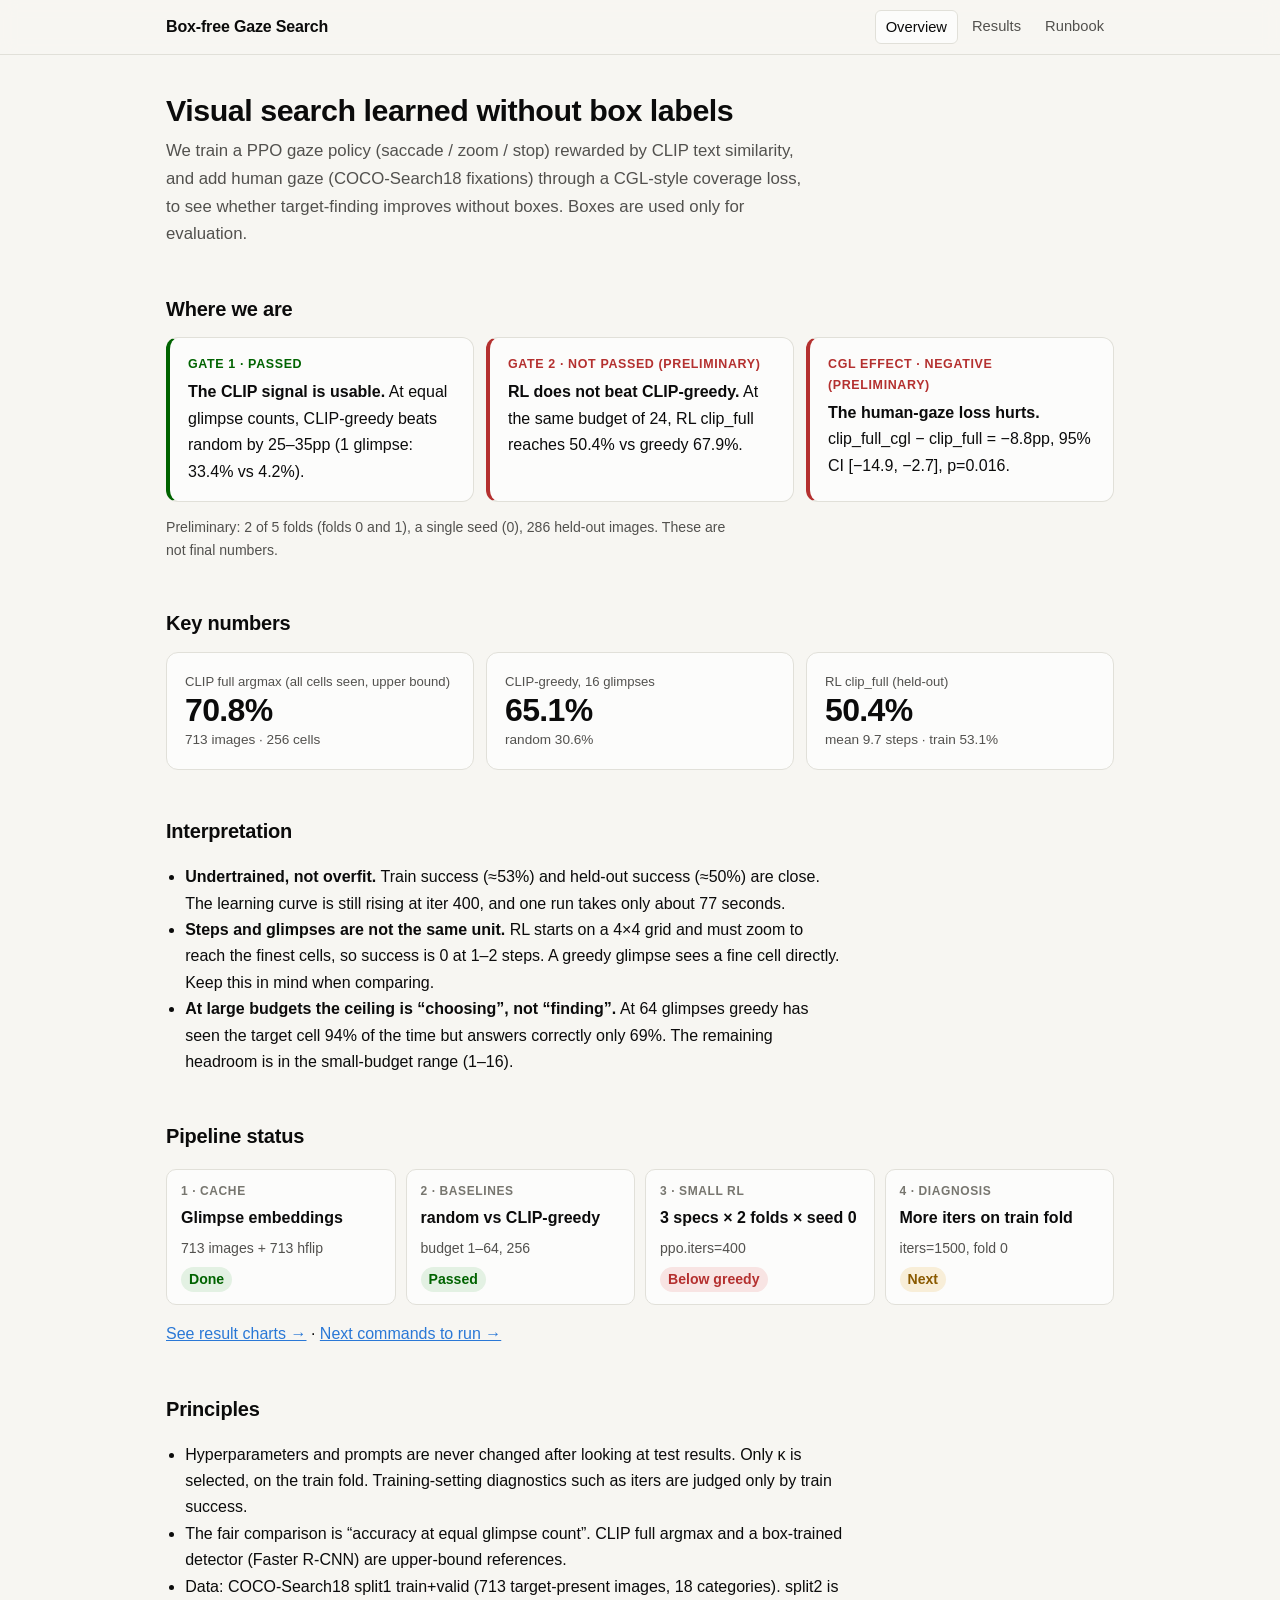
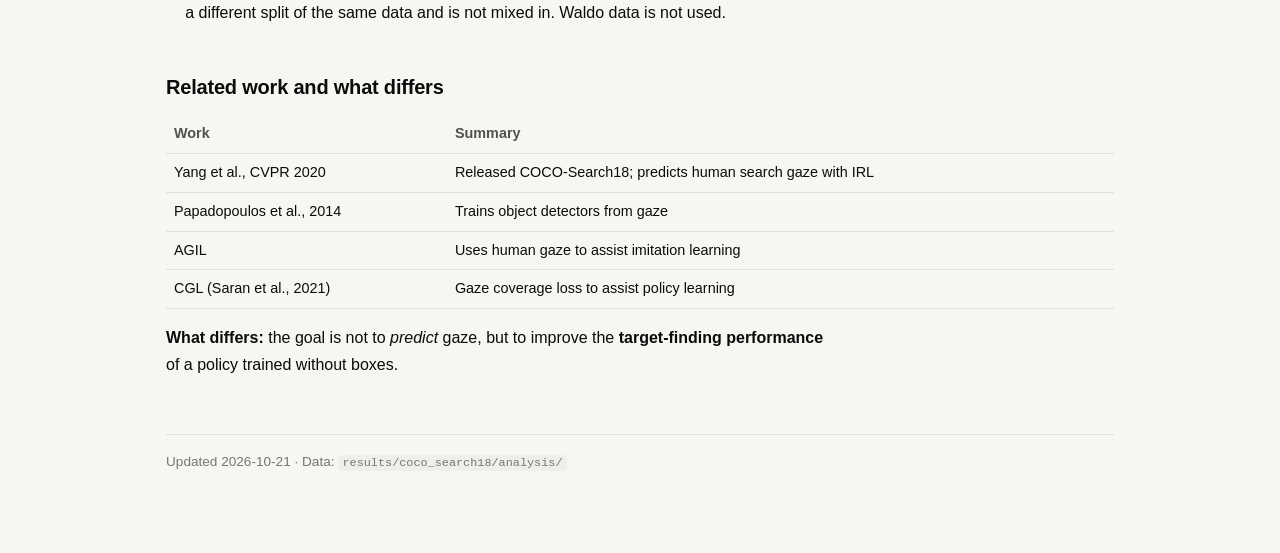
<file: pages/index.html>
<!doctype html>
<html lang="en">
<head>
<meta charset="utf-8">
<meta name="viewport" content="width=device-width, initial-scale=1">
<title>Box-free Gaze Search</title>
<meta name="description" content="Visual search learned without box labels — a CLIP-rewarded PPO gaze policy plus a human-gaze coverage loss. Progress summary.">
<link rel="stylesheet" href="style.css">
</head>
<body>
<header class="top"><div class="in">
  <a class="brand" href="index.html">Box-free Gaze Search</a>
  <nav><a href="index.html" aria-current="page">Overview</a><a href="results.html">Results</a><a href="runbook.html">Runbook</a></nav>
</div></header>
<main>

<h1>Visual search learned without box labels</h1>
<p class="lede">We train a PPO gaze policy (saccade / zoom / stop) rewarded by CLIP text similarity, and add human gaze (COCO-Search18 fixations) through a CGL-style coverage loss, to see whether target-finding improves without boxes. Boxes are used only for evaluation.</p>

<h2>Where we are</h2>
<div class="grid3">
  <div class="verdict pass"><div class="lab">Gate 1 · Passed</div>
    <p><b>The CLIP signal is usable.</b> At equal glimpse counts, CLIP-greedy beats random by 25–35pp (1 glimpse: 33.4% vs 4.2%).</p></div>
  <div class="verdict fail"><div class="lab">Gate 2 · Not passed (preliminary)</div>
    <p><b>RL does not beat CLIP-greedy.</b> At the same budget of 24, RL clip_full reaches 50.4% vs greedy 67.9%.</p></div>
  <div class="verdict fail"><div class="lab">CGL effect · Negative (preliminary)</div>
    <p><b>The human-gaze loss hurts.</b> clip_full_cgl − clip_full = −8.8pp, 95% CI [−14.9, −2.7], p=0.016.</p></div>
</div>
<p class="small">Preliminary: 2 of 5 folds (folds 0 and 1), a single seed (0), 286 held-out images. These are not final numbers.</p>

<h2>Key numbers</h2>
<div class="grid3">
  <div class="card stat"><div class="k">CLIP full argmax (all cells seen, upper bound)</div><div class="v">70.8%</div><div class="d">713 images · 256 cells</div></div>
  <div class="card stat"><div class="k">CLIP-greedy, 16 glimpses</div><div class="v">65.1%</div><div class="d">random 30.6%</div></div>
  <div class="card stat"><div class="k">RL clip_full (held-out)</div><div class="v">50.4%</div><div class="d">mean 9.7 steps · train 53.1%</div></div>
</div>

<h2>Interpretation</h2>
<ul>
  <li><b>Undertrained, not overfit.</b> Train success (≈53%) and held-out success (≈50%) are close. The learning curve is still rising at iter 400, and one run takes only about 77 seconds.</li>
  <li><b>Steps and glimpses are not the same unit.</b> RL starts on a 4×4 grid and must zoom to reach the finest cells, so success is 0 at 1–2 steps. A greedy glimpse sees a fine cell directly. Keep this in mind when comparing.</li>
  <li><b>At large budgets the ceiling is “choosing”, not “finding”.</b> At 64 glimpses greedy has seen the target cell 94% of the time but answers correctly only 69%. The remaining headroom is in the small-budget range (1–16).</li>
</ul>

<h2>Pipeline status</h2>
<div class="steps">
  <div class="step"><div class="n">1 · CACHE</div><b>Glimpse embeddings</b><span>713 images + 713 hflip</span><br><span class="badge ok">Done</span></div>
  <div class="step"><div class="n">2 · BASELINES</div><b>random vs CLIP-greedy</b><span>budget 1–64, 256</span><br><span class="badge ok">Passed</span></div>
  <div class="step"><div class="n">3 · SMALL RL</div><b>3 specs × 2 folds × seed 0</b><span>ppo.iters=400</span><br><span class="badge no">Below greedy</span></div>
  <div class="step"><div class="n">4 · DIAGNOSIS</div><b>More iters on train fold</b><span>iters=1500, fold 0</span><br><span class="badge wip">Next</span></div>
</div>
<p><a href="results.html">See result charts →</a> · <a href="runbook.html">Next commands to run →</a></p>

<h2>Principles</h2>
<ul>
  <li>Hyperparameters and prompts are never changed after looking at test results. Only κ is selected, on the train fold. Training-setting diagnostics such as iters are judged only by train success.</li>
  <li>The fair comparison is “accuracy at equal glimpse count”. CLIP full argmax and a box-trained detector (Faster R-CNN) are upper-bound references.</li>
  <li>Data: COCO-Search18 split1 train+valid (713 target-present images, 18 categories). split2 is a different split of the same data and is not mixed in. Waldo data is not used.</li>
</ul>

<h2>Related work and what differs</h2>
<div class="tw"><table>
  <thead><tr><th>Work</th><th>Summary</th></tr></thead>
  <tbody>
    <tr><td>Yang et al., CVPR 2020</td><td>Released COCO-Search18; predicts human search gaze with IRL</td></tr>
    <tr><td>Papadopoulos et al., 2014</td><td>Trains object detectors from gaze</td></tr>
    <tr><td>AGIL</td><td>Uses human gaze to assist imitation learning</td></tr>
    <tr><td>CGL (Saran et al., 2021)</td><td>Gaze coverage loss to assist policy learning</td></tr>
  </tbody>
</table></div>
<p><b>What differs:</b> the goal is not to <i>predict</i> gaze, but to improve the <b>target-finding performance</b> of a policy trained without boxes.</p>

<footer>Updated 2026-10-21 · Data: <code>results/coco_search18/analysis/</code></footer>
</main>
</body>
</html>
</file>
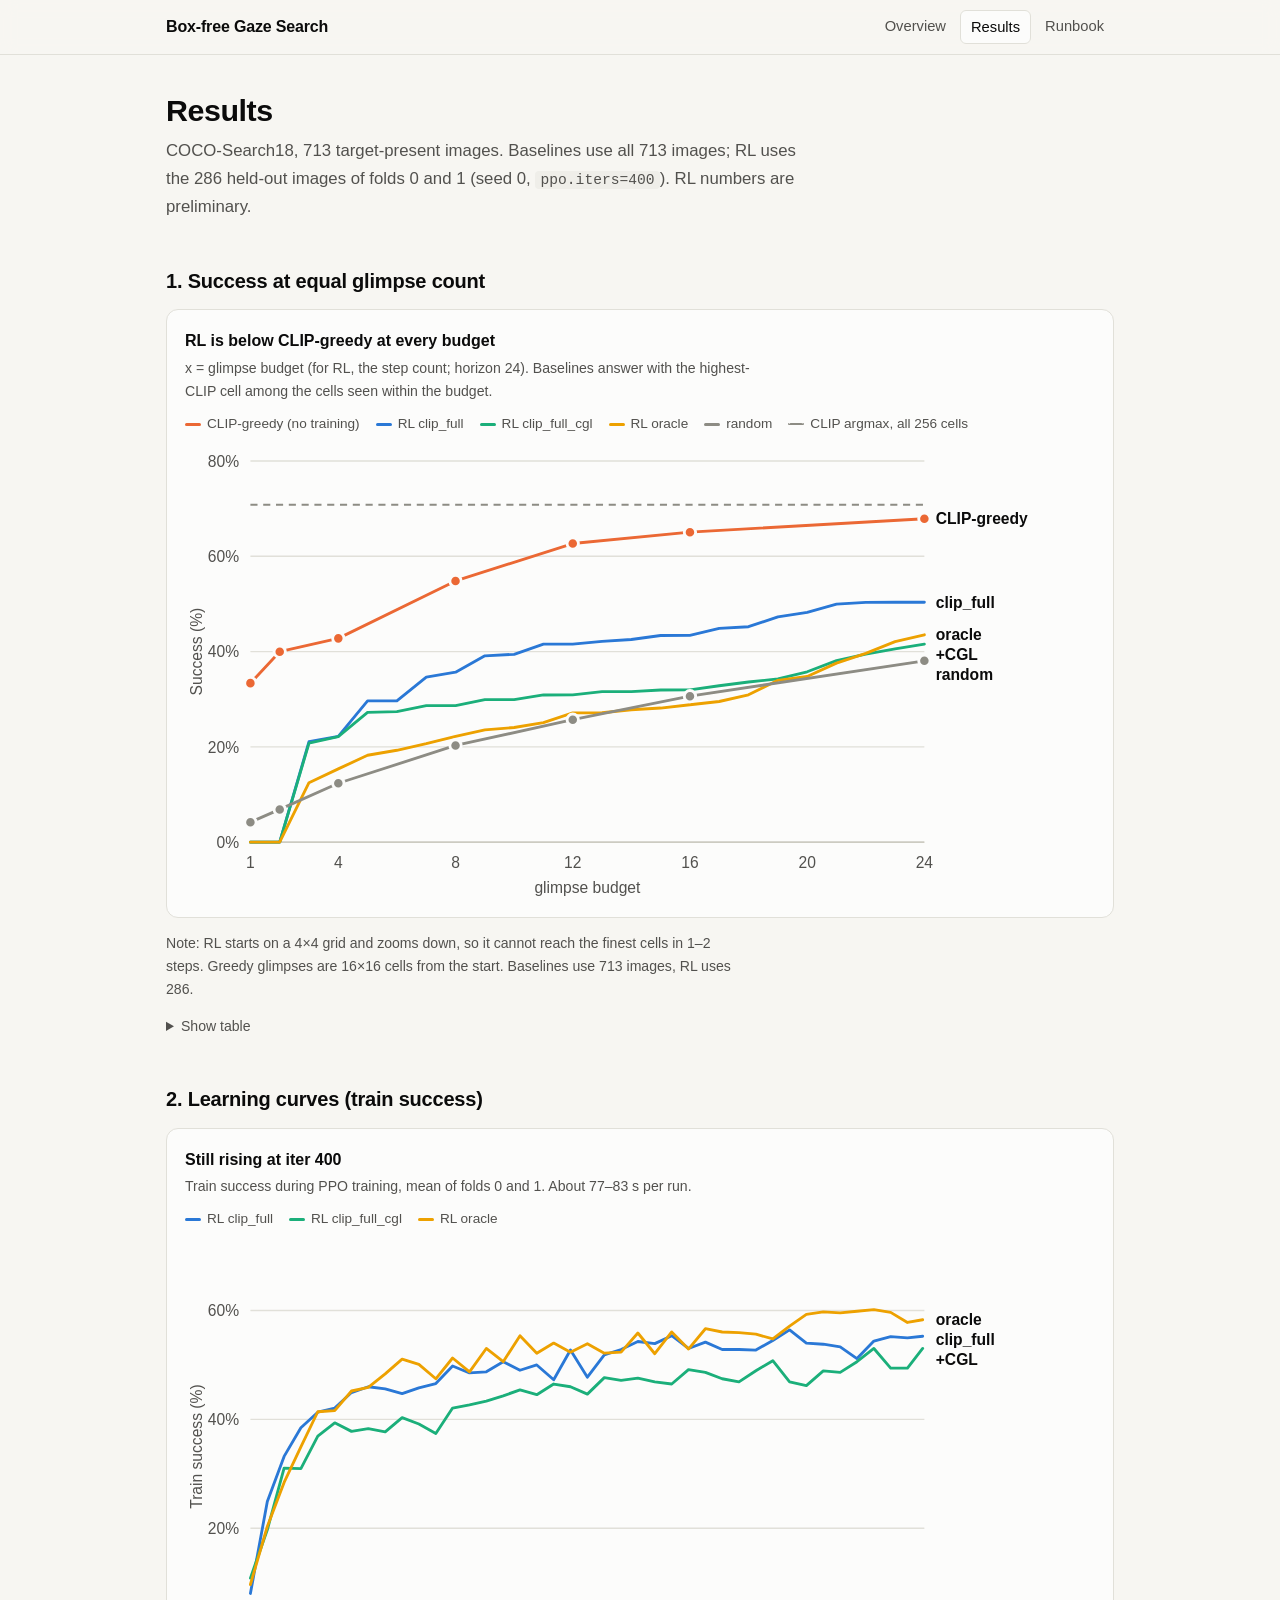
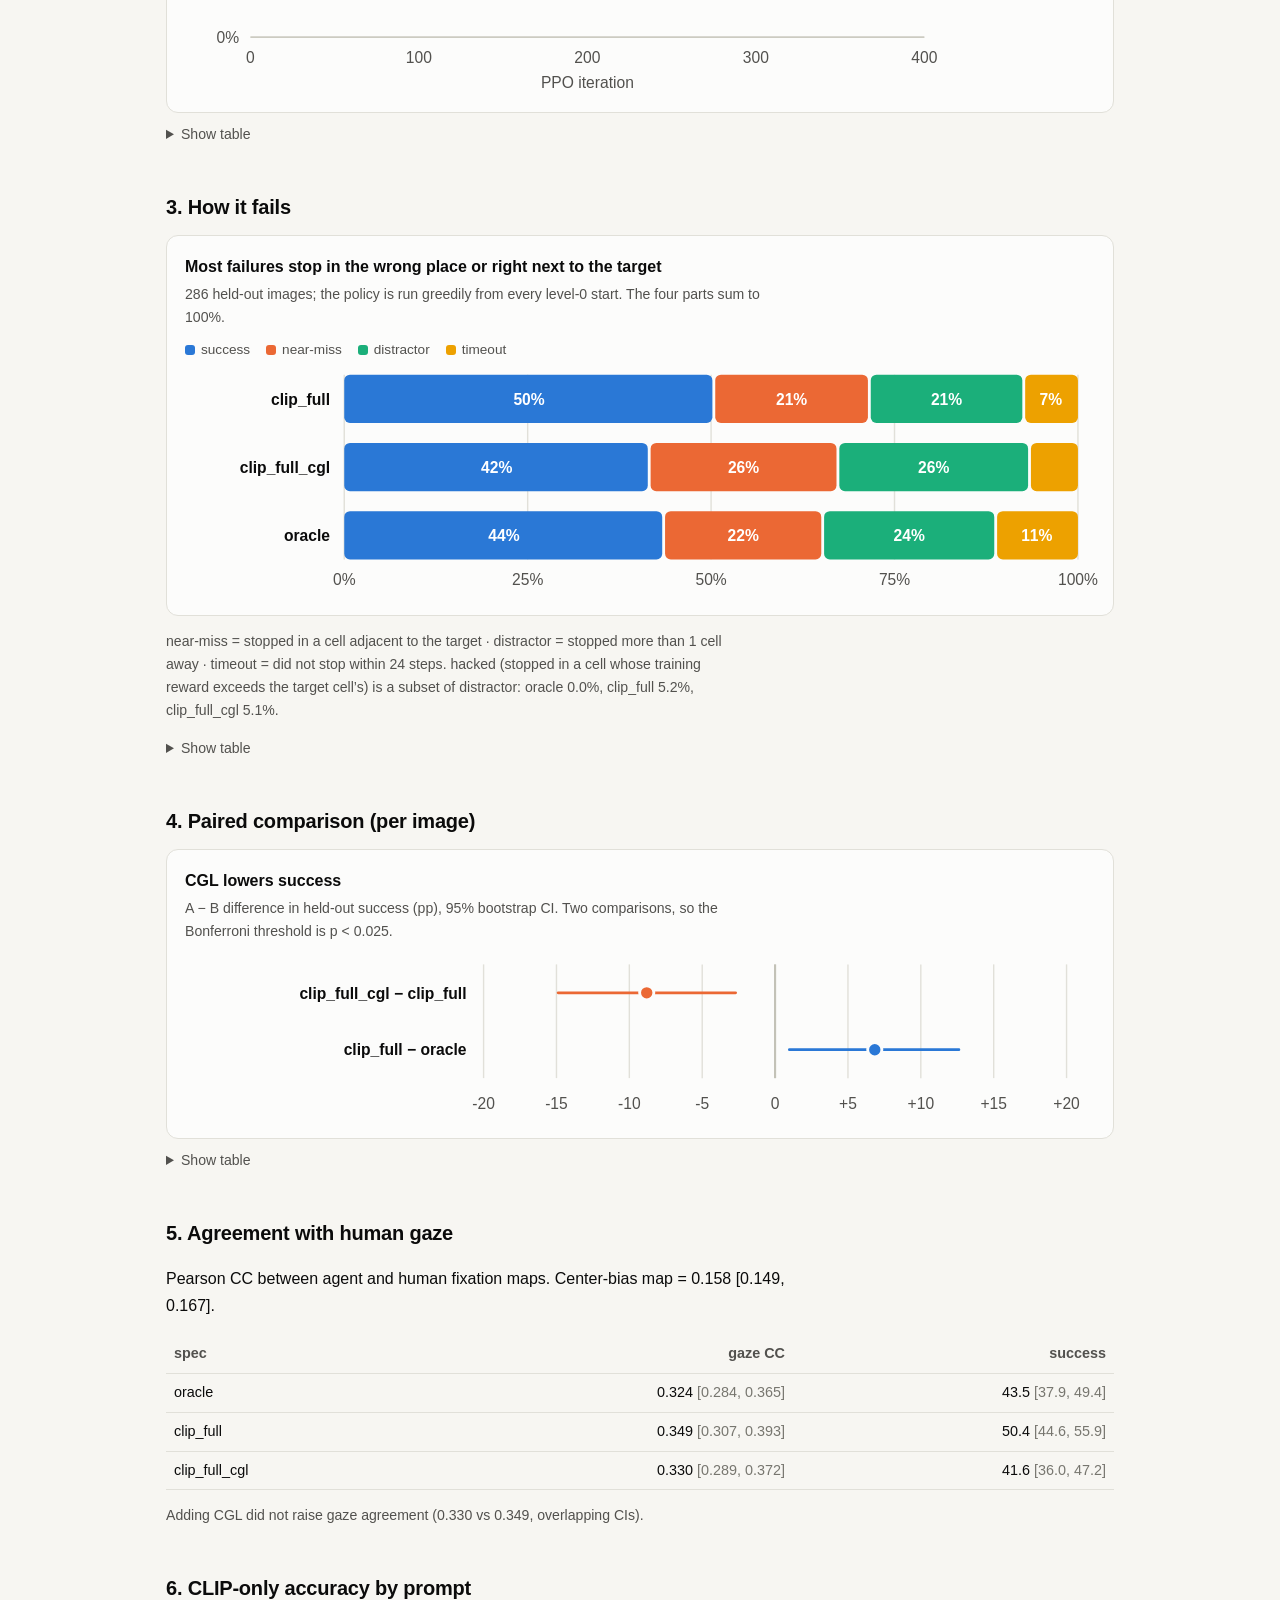
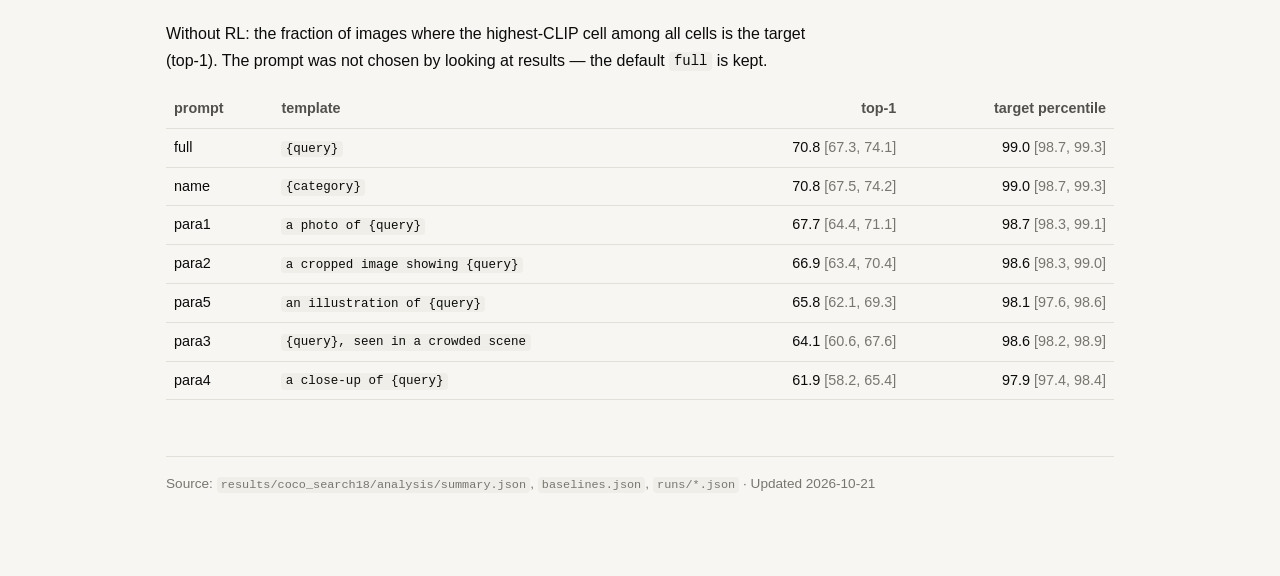
<file: pages/results.html>
<!doctype html>
<html lang="en">
<head>
<meta charset="utf-8">
<meta name="viewport" content="width=device-width, initial-scale=1">
<title>Gaze Search Results</title>
<meta name="description" content="COCO-Search18 results: training-free baselines, small RL (3 specs × 2 folds), failure types, and the CGL effect.">
<link rel="stylesheet" href="style.css">
</head>
<body>
<header class="top"><div class="in">
  <a class="brand" href="index.html">Box-free Gaze Search</a>
  <nav><a href="index.html">Overview</a><a href="results.html" aria-current="page">Results</a><a href="runbook.html">Runbook</a></nav>
</div></header>
<main>

<h1>Results</h1>
<p class="lede">COCO-Search18, 713 target-present images. Baselines use all 713 images; RL uses the 286 held-out images of folds 0 and 1 (seed 0, <code>ppo.iters=400</code>). RL numbers are preliminary.</p>

<h2>1. Success at equal glimpse count</h2>
<div class="card chart" id="c-budget">
  <h3>RL is below CLIP-greedy at every budget</h3>
  <p class="sub">x = glimpse budget (for RL, the step count; horizon 24). Baselines answer with the highest-CLIP cell among the cells seen within the budget.</p>
</div>
<p class="small">Note: RL starts on a 4×4 grid and zooms down, so it cannot reach the finest cells in 1–2 steps. Greedy glimpses are 16×16 cells from the start. Baselines use 713 images, RL uses 286.</p>
<details><summary>Show table</summary><div class="tw" id="t-budget"></div></details>

<h2>2. Learning curves (train success)</h2>
<div class="card chart" id="c-train">
  <h3>Still rising at iter 400</h3>
  <p class="sub">Train success during PPO training, mean of folds 0 and 1. About 77–83 s per run.</p>
</div>
<details><summary>Show table</summary><div class="tw" id="t-train"></div></details>

<h2>3. How it fails</h2>
<div class="card chart" id="c-out">
  <h3>Most failures stop in the wrong place or right next to the target</h3>
  <p class="sub">286 held-out images; the policy is run greedily from every level-0 start. The four parts sum to 100%.</p>
</div>
<p class="small">near-miss = stopped in a cell adjacent to the target · distractor = stopped more than 1 cell away · timeout = did not stop within 24 steps. hacked (stopped in a cell whose training reward exceeds the target cell’s) is a subset of distractor: oracle 0.0%, clip_full 5.2%, clip_full_cgl 5.1%.</p>
<details><summary>Show table</summary><div class="tw" id="t-main"></div></details>

<h2>4. Paired comparison (per image)</h2>
<div class="card chart" id="c-pair">
  <h3>CGL lowers success</h3>
  <p class="sub">A − B difference in held-out success (pp), 95% bootstrap CI. Two comparisons, so the Bonferroni threshold is p &lt; 0.025.</p>
</div>
<details><summary>Show table</summary><div class="tw" id="t-pair"></div></details>

<h2>5. Agreement with human gaze</h2>
<p>Pearson CC between agent and human fixation maps. Center-bias map = 0.158 [0.149, 0.167].</p>
<div class="tw" id="t-gaze"></div>
<p class="small">Adding CGL did not raise gaze agreement (0.330 vs 0.349, overlapping CIs).</p>

<h2>6. CLIP-only accuracy by prompt</h2>
<p>Without RL: the fraction of images where the highest-CLIP cell among all cells is the target (top-1). The prompt was not chosen by looking at results — the default <code>full</code> is kept.</p>
<div class="tw" id="t-prompt"></div>

<footer>Source: <code>results/coco_search18/analysis/summary.json</code>, <code>baselines.json</code>, <code>runs/*.json</code> · Updated 2026-10-21</footer>
</main>

<script src="data.js"></script>
<script src="charts.js"></script>
<script>
(function () {
  const D = window.DATA, C = window.Charts, pct = C.pct;
  const NAMES = { oracle: "RL oracle", clip_full: "RL clip_full", clip_full_cgl: "RL clip_full_cgl" };
  const SPECS = ["clip_full", "clip_full_cgl", "oracle"];
  const ci = (a) => `${(a[0] * 100).toFixed(1)} <span class="muted">[${(a[1] * 100).toFixed(1)}, ${(a[2] * 100).toFixed(1)}]</span>`;
  function table(id, head, rows, numFrom = 1) {
    const h = head.map((x, i) => `<th class="${i >= numFrom ? "num" : ""}">${x}</th>`).join("");
    const b = rows.map((r) => "<tr>" + r.map((x, i) => `<td class="${i >= numFrom ? "num" : ""}">${x}</td>`).join("") + "</tr>").join("");
    document.getElementById(id).innerHTML = `<table><thead><tr>${h}</tr></thead><tbody>${b}</tbody></table>`;
  }

  // 1. budget curve
  const B = D.baselines, budgets = Object.keys(B.clip_greedy).map(Number).filter((k) => k <= 24).sort((a, b) => a - b);
  const base = (m) => budgets.map((k) => [k, B[m][String(k)].answer[0] * 100]);
  const rl = (s) => D.anytime[s].map((v, i) => [i + 1, v * 100]);
  C.lineChart(document.getElementById("c-budget"), {
    aria: "Success by glimpse budget: CLIP-greedy, RL, random",
    series: [
      { name: "CLIP-greedy (no training)", short: "CLIP-greedy", color: "--s2", points: base("clip_greedy"), markers: true },
      { name: "RL clip_full", short: "clip_full", color: "--s1", points: rl("clip_full") },
      { name: "RL clip_full_cgl", short: "+CGL", color: "--s3", points: rl("clip_full_cgl") },
      { name: "RL oracle", short: "oracle", color: "--s4", points: rl("oracle") },
      { name: "random", short: "random", color: "--ref", points: base("random"), markers: true },
    ],
    refs: [{ y: B.clip_greedy["256"].answer[0] * 100, label: "CLIP argmax, all 256 cells" }],
    xMin: 1, xMax: 24, yMax: 80, xTicks: [1, 4, 8, 12, 16, 20, 24],
    xLabel: "glimpse budget", yLabel: "Success (%)",
    yFmt: (v) => v.toFixed(v % 1 ? 1 : 0) + "%", xTipFmt: (v) => `budget ${v}`,
  });
  table("t-budget", ["budget", "random", "CLIP-greedy", "RL clip_full", "RL +CGL", "RL oracle"],
    budgets.map((k) => [k, pct(B.random[k].answer[0]), pct(B.clip_greedy[k].answer[0]),
      pct(D.anytime.clip_full[k - 1]), pct(D.anytime.clip_full_cgl[k - 1]), pct(D.anytime.oracle[k - 1])]));

  // 2. training curves (mean over folds)
  const avg = (s) => {
    const a = D.train_curves[s + "_f0"], b = D.train_curves[s + "_f1"];
    return a.map((p, i) => [p[0], ((p[1] + b[i][1]) / 2) * 100]);
  };
  C.lineChart(document.getElementById("c-train"), {
    aria: "Train success during PPO training",
    series: [
      { name: "RL clip_full", short: "clip_full", color: "--s1", points: avg("clip_full") },
      { name: "RL clip_full_cgl", short: "+CGL", color: "--s3", points: avg("clip_full_cgl") },
      { name: "RL oracle", short: "oracle", color: "--s4", points: avg("oracle") },
    ],
    xMin: 0, xMax: 400, yMax: 70, xTicks: [0, 100, 200, 300, 400],
    xLabel: "PPO iteration", yLabel: "Train success (%)",
    yFmt: (v) => v.toFixed(v % 1 ? 1 : 0) + "%", xTipFmt: (v) => `iter ${v}`,
  });
  const it = [0, 100, 200, 300, 399];
  table("t-train", ["iter"].concat(SPECS.map((s) => NAMES[s])),
    it.map((k) => [k].concat(SPECS.map((s) => (avg(s).find((p) => p[0] === k)[1]).toFixed(1) + "%"))));

  // 3. outcome breakdown
  const parts = [
    { key: "success", name: "success", color: "--s1" },
    { key: "near_miss", name: "near-miss", color: "--s2" },
    { key: "distractor", name: "distractor", color: "--s3" },
    { key: "timeout", name: "timeout", color: "--s4" },
  ];
  C.stackBar(document.getElementById("c-out"), {
    aria: "Outcome breakdown by spec",
    parts,
    rows: SPECS.map((s) => ({ name: s, values: parts.map((p) => D.summary[s].metrics[p.key][0]) })),
  });
  table("t-main", ["spec", "success", "near-miss", "distractor", "timeout", "hacked", "mean steps", "train success", "static top-1"],
    SPECS.map((s) => { const m = D.summary[s].metrics, S = D.summary[s];
      return [s, ci(m.success), ci(m.near_miss), ci(m.distractor), ci(m.timeout), ci(m.hacked), m.steps[0].toFixed(1), ci(S.train_success), ci(S.static_top1)]; }));

  // 4. paired
  const prow = (p) => ({ name: `${p.a} − ${p.b}`, mean: p.diff[0] * 100, lo: p.diff[1] * 100, hi: p.diff[2] * 100, p: p.p,
    color: p.diff[2] < 0 ? "--s2" : "--s1" });
  C.ciPlot(document.getElementById("c-pair"), { aria: "Paired comparison", rows: D.paired.map(prow), xMin: -20, xMax: 20, step: 5 });
  table("t-pair", ["A − B", "mean diff", "95% CI", "Wilcoxon p", "verdict"],
    D.paired.map((p) => [`${p.a} − ${p.b}`, (p.diff[0] * 100).toFixed(1) + "pp",
      `[${(p.diff[1] * 100).toFixed(1)}, ${(p.diff[2] * 100).toFixed(1)}]`, p.p.toFixed(3), p.p < 0.025 ? "significant" : "inconclusive"]));

  // 5. gaze
  table("t-gaze", ["spec", "gaze CC", "success"],
    D.gaze.map((g) => [g.spec, `${g.cc[0].toFixed(3)} <span class="muted">[${g.cc[1].toFixed(3)}, ${g.cc[2].toFixed(3)}]</span>`, ci(D.summary[g.spec].metrics.success)]));

  // 6. prompts
  table("t-prompt", ["prompt", "template", "top-1", "target percentile"],
    D.prompts.map((p) => [p.prompt, `<code>${p.text}</code>`, ci(p.top1), ci(p.gt_pct)]), 2);
})();
</script>
</body>
</html>
</file>
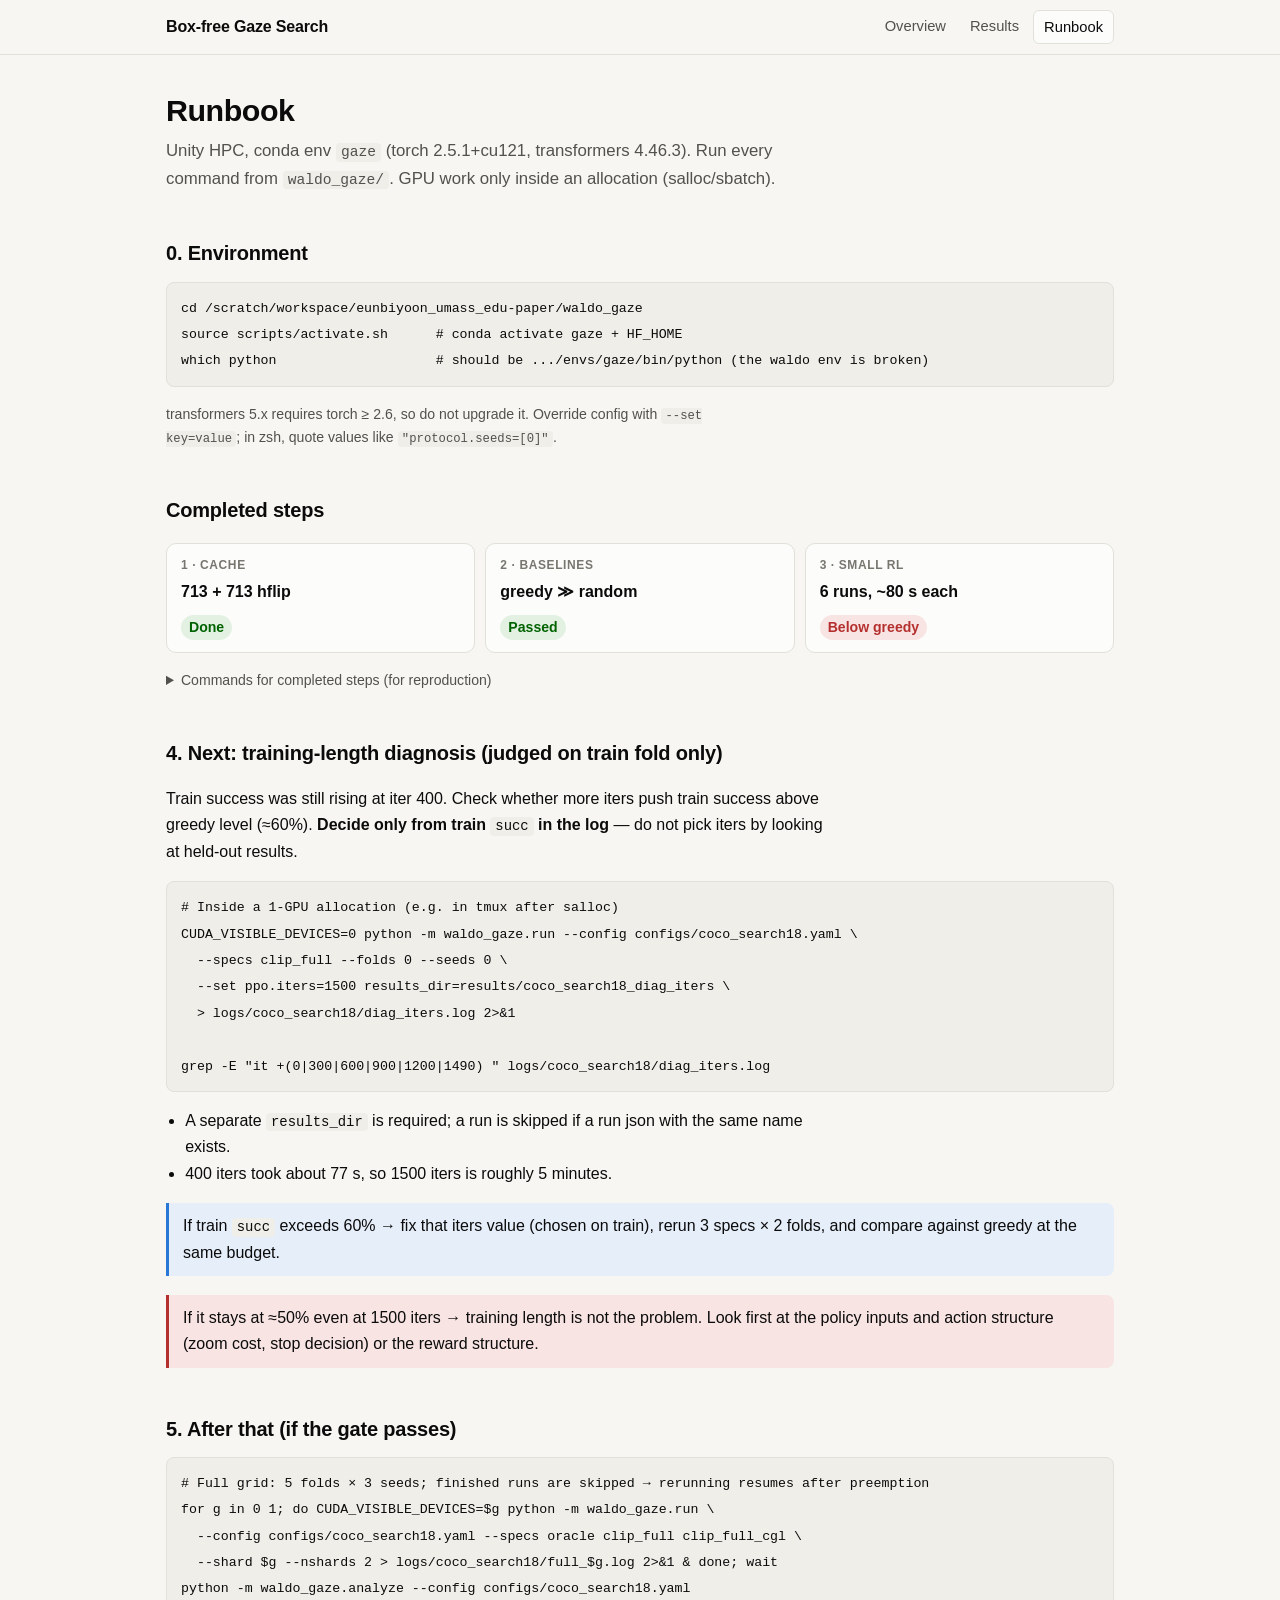
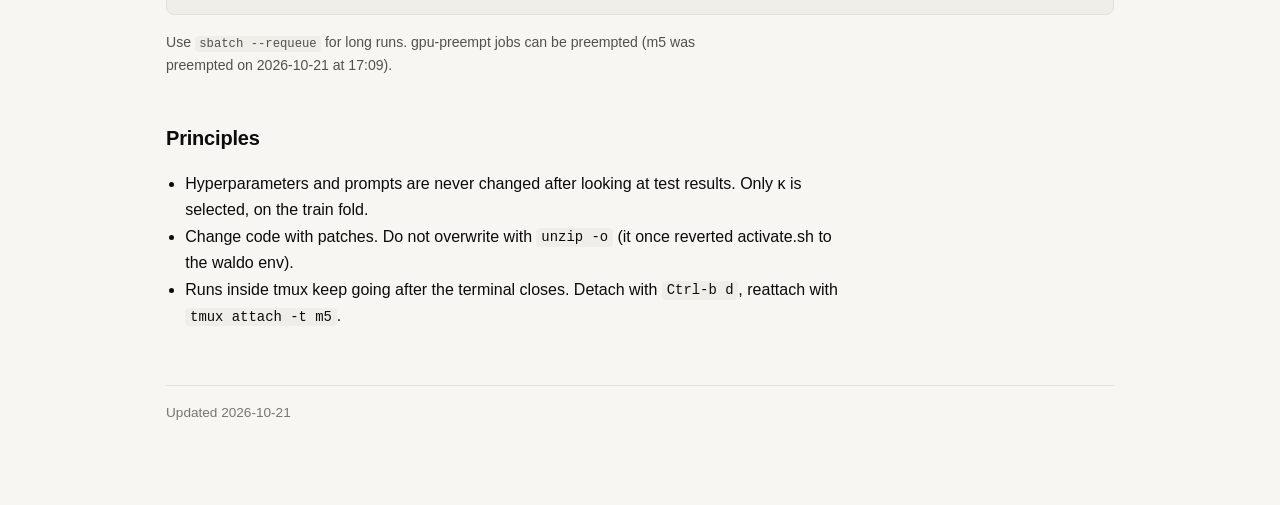
<file: pages/runbook.html>
<!doctype html>
<html lang="en">
<head>
<meta charset="utf-8">
<meta name="viewport" content="width=device-width, initial-scale=1">
<title>Gaze Search Runbook</title>
<meta name="description" content="Order of steps and decision criteria for running the waldo_gaze pipeline on Unity HPC.">
<link rel="stylesheet" href="style.css">
</head>
<body>
<header class="top"><div class="in">
  <a class="brand" href="index.html">Box-free Gaze Search</a>
  <nav><a href="index.html">Overview</a><a href="results.html">Results</a><a href="runbook.html" aria-current="page">Runbook</a></nav>
</div></header>
<main>

<h1>Runbook</h1>
<p class="lede">Unity HPC, conda env <code>gaze</code> (torch 2.5.1+cu121, transformers 4.46.3). Run every command from <code>waldo_gaze/</code>. GPU work only inside an allocation (salloc/sbatch).</p>

<h2>0. Environment</h2>
<pre><code>cd /scratch/workspace/eunbiyoon_umass_edu-paper/waldo_gaze
source scripts/activate.sh      # conda activate gaze + HF_HOME
which python                    # should be .../envs/gaze/bin/python (the waldo env is broken)</code></pre>
<p class="small">transformers 5.x requires torch ≥ 2.6, so do not upgrade it. Override config with <code>--set key=value</code>; in zsh, quote values like <code>"protocol.seeds=[0]"</code>.</p>

<h2>Completed steps</h2>
<div class="steps">
  <div class="step"><div class="n">1 · CACHE</div><b>713 + 713 hflip</b><span class="badge ok">Done</span></div>
  <div class="step"><div class="n">2 · BASELINES</div><b>greedy ≫ random</b><span class="badge ok">Passed</span></div>
  <div class="step"><div class="n">3 · SMALL RL</div><b>6 runs, ~80 s each</b><span class="badge no">Below greedy</span></div>
</div>
<details><summary>Commands for completed steps (for reproduction)</summary>
<pre><code># 1. Cache (2 GPUs; already-cached images are skipped)
for g in 0 1; do CUDA_VISIBLE_DEVICES=$g python -m waldo_gaze.cache \
  --config configs/coco_search18.yaml --shard $g --nshards 2 --device cuda \
  &gt;&gt; logs/coco_search18/cache_$g.log 2&gt;&amp;1 &amp; done; wait
python -m waldo_gaze.cache --config configs/coco_search18.yaml --meta_only

# 2. Baselines
python tools/baselines.py --config configs/coco_search18.yaml

# 3. Small RL (finished runs are skipped)
for g in 0 1; do CUDA_VISIBLE_DEVICES=$g python -m waldo_gaze.run \
  --config configs/coco_search18.yaml \
  --specs oracle clip_full clip_full_cgl --folds 0 1 --seeds 0 \
  --set ppo.iters=400 --shard $g --nshards 2 \
  &gt; logs/coco_search18/rl_$g.log 2&gt;&amp;1 &amp; done; wait
python -m waldo_gaze.analyze --config configs/coco_search18.yaml</code></pre>
</details>

<h2>4. Next: training-length diagnosis (judged on train fold only)</h2>
<p>Train success was still rising at iter 400. Check whether more iters push train success above greedy level (≈60%). <b>Decide only from train <code>succ</code> in the log</b> — do not pick iters by looking at held-out results.</p>
<pre><code># Inside a 1-GPU allocation (e.g. in tmux after salloc)
CUDA_VISIBLE_DEVICES=0 python -m waldo_gaze.run --config configs/coco_search18.yaml \
  --specs clip_full --folds 0 --seeds 0 \
  --set ppo.iters=1500 results_dir=results/coco_search18_diag_iters \
  &gt; logs/coco_search18/diag_iters.log 2&gt;&amp;1

grep -E "it +(0|300|600|900|1200|1490) " logs/coco_search18/diag_iters.log</code></pre>
<ul>
  <li>A separate <code>results_dir</code> is required; a run is skipped if a run json with the same name exists.</li>
  <li>400 iters took about 77 s, so 1500 iters is roughly 5 minutes.</li>
</ul>
<div class="gate">If train <code>succ</code> exceeds 60% → fix that iters value (chosen on train), rerun 3 specs × 2 folds, and compare against greedy at the same budget.</div>
<div class="gate bad">If it stays at ≈50% even at 1500 iters → training length is not the problem. Look first at the policy inputs and action structure (zoom cost, stop decision) or the reward structure.</div>

<h2>5. After that (if the gate passes)</h2>
<pre><code># Full grid: 5 folds × 3 seeds; finished runs are skipped → rerunning resumes after preemption
for g in 0 1; do CUDA_VISIBLE_DEVICES=$g python -m waldo_gaze.run \
  --config configs/coco_search18.yaml --specs oracle clip_full clip_full_cgl \
  --shard $g --nshards 2 &gt; logs/coco_search18/full_$g.log 2&gt;&amp;1 &amp; done; wait
python -m waldo_gaze.analyze --config configs/coco_search18.yaml</code></pre>
<p class="small">Use <code>sbatch --requeue</code> for long runs. gpu-preempt jobs can be preempted (m5 was preempted on 2026-10-21 at 17:09).</p>

<h2>Principles</h2>
<ul>
  <li>Hyperparameters and prompts are never changed after looking at test results. Only κ is selected, on the train fold.</li>
  <li>Change code with patches. Do not overwrite with <code>unzip -o</code> (it once reverted activate.sh to the waldo env).</li>
  <li>Runs inside tmux keep going after the terminal closes. Detach with <code>Ctrl-b d</code>, reattach with <code>tmux attach -t m5</code>.</li>
</ul>

<footer>Updated 2026-10-21</footer>
</main>
</body>
</html>
</file>
<file: pages/style.css>
:root{
  color-scheme: light;
  --bg:#f7f6f2; --surface:#fcfcfb; --ink:#0b0b0b; --ink-2:#52514e; --muted:#77766f;
  --line:#e1e0d9; --axis:#c3c2b7; --code-bg:#efeee9;
  --accent:#2a78d6; --accent-soft:#e6eefa;
  --good:#006300; --good-soft:#e3f1e3; --warn:#8a5a00; --warn-soft:#f8eed8;
  --bad:#b4302f; --bad-soft:#f8e4e3;
  --s1:#2a78d6; --s2:#eb6834; --s3:#1baf7a; --s4:#eda100; --ref:#8d8c84;
}
@media (prefers-color-scheme: dark){
  :root:where(:not([data-theme="light"])){
    color-scheme: dark;
    --bg:#121211; --surface:#1a1a19; --ink:#ffffff; --ink-2:#c3c2b7; --muted:#9a998f;
    --line:#2c2c2a; --axis:#383835; --code-bg:#232321;
    --accent:#3987e5; --accent-soft:#1c2738;
    --good:#0ca30c; --good-soft:#18261a; --warn:#e0a133; --warn-soft:#2b2416;
    --bad:#e66767; --bad-soft:#2f1d1d;
    --s1:#3987e5; --s2:#d95926; --s3:#199e70; --s4:#c98500; --ref:#7a7970;
  }
}
:root[data-theme="dark"]{
  color-scheme: dark;
  --bg:#121211; --surface:#1a1a19; --ink:#ffffff; --ink-2:#c3c2b7; --muted:#9a998f;
  --line:#2c2c2a; --axis:#383835; --code-bg:#232321;
  --accent:#3987e5; --accent-soft:#1c2738;
  --good:#0ca30c; --good-soft:#18261a; --warn:#e0a133; --warn-soft:#2b2416;
  --bad:#e66767; --bad-soft:#2f1d1d;
  --s1:#3987e5; --s2:#d95926; --s3:#199e70; --s4:#c98500; --ref:#7a7970;
}

*{box-sizing:border-box}
html{-webkit-text-size-adjust:100%}
body{margin:0;background:var(--bg);color:var(--ink);
  font:16px/1.65 -apple-system,BlinkMacSystemFont,"Apple SD Gothic Neo","Noto Sans KR","Segoe UI",sans-serif}
a{color:var(--accent)}

.top{position:sticky;top:0;z-index:5;background:color-mix(in srgb,var(--bg) 88%,transparent);
  backdrop-filter:blur(8px);border-bottom:1px solid var(--line)}
.top .in{max-width:980px;margin:0 auto;padding:10px 16px;display:flex;gap:18px;align-items:center;flex-wrap:wrap}
.brand{font-weight:700;letter-spacing:-.01em;color:var(--ink);text-decoration:none;margin-right:auto}
.top nav{display:flex;gap:4px;flex-wrap:wrap}
.top nav a{color:var(--ink-2);text-decoration:none;font-size:.92rem;padding:4px 10px;border-radius:6px}
.top nav a[aria-current="page"]{background:var(--surface);color:var(--ink);border:1px solid var(--line)}

main{max-width:980px;margin:0 auto;padding:36px 16px 80px}
h1{font-size:1.9rem;line-height:1.25;margin:0 0 .5rem;letter-spacing:-.015em}
.lede{color:var(--ink-2);margin:0 0 1.6rem;font-size:1.05rem;max-width:70ch}
h2{font-size:1.25rem;margin:2.8rem 0 .7rem;letter-spacing:-.01em}
h3{font-size:1rem;margin:1.5rem 0 .4rem}
p,li{max-width:74ch}
ul{padding-left:1.2rem}
.small{font-size:.88rem;color:var(--ink-2)}
.muted{color:var(--muted)}

code{font:.87em/1.5 ui-monospace,SFMono-Regular,Menlo,Consolas,monospace;background:var(--code-bg);
  padding:.1em .35em;border-radius:4px;overflow-wrap:anywhere}
pre{background:var(--code-bg);border:1px solid var(--line);border-radius:8px;padding:12px 14px;overflow-x:auto;margin:.6rem 0 1rem}
pre code{background:none;padding:0;font-size:.83rem;white-space:pre;overflow-wrap:normal}

.card{background:var(--surface);border:1px solid var(--line);border-radius:12px;padding:18px}
.grid2{display:grid;grid-template-columns:repeat(auto-fit,minmax(280px,1fr));gap:14px}
.grid3{display:grid;grid-template-columns:repeat(auto-fit,minmax(200px,1fr));gap:12px}

.verdict{border-radius:12px;padding:16px 18px;border:1px solid var(--line);background:var(--surface)}
.verdict .lab{font-size:.78rem;font-weight:700;letter-spacing:.05em;text-transform:uppercase}
.verdict.pass{border-left:4px solid var(--good)} .verdict.pass .lab{color:var(--good)}
.verdict.fail{border-left:4px solid var(--bad)}  .verdict.fail .lab{color:var(--bad)}
.verdict.open{border-left:4px solid var(--warn)} .verdict.open .lab{color:var(--warn)}
.verdict p{margin:.3rem 0 0}

.stat .k{font-size:.82rem;color:var(--ink-2)}
.stat .v{font-size:2rem;font-weight:700;letter-spacing:-.02em;line-height:1.15;font-variant-numeric:tabular-nums}
.stat .d{font-size:.85rem;color:var(--ink-2)}

.steps{display:grid;grid-template-columns:repeat(auto-fit,minmax(170px,1fr));gap:10px;margin:1rem 0}
.step{background:var(--surface);border:1px solid var(--line);border-radius:10px;padding:12px 14px}
.step .n{font-size:.75rem;font-weight:700;letter-spacing:.05em;color:var(--muted)}
.step b{display:block;margin:.2rem 0}
.step span{font-size:.88rem;color:var(--ink-2)}
.badge{display:inline-flex;gap:4px;align-items:center;font-size:.72rem;font-weight:700;padding:1px 8px;border-radius:999px;margin-top:6px}
.badge.ok{background:var(--good-soft);color:var(--good)}
.badge.no{background:var(--bad-soft);color:var(--bad)}
.badge.wip{background:var(--warn-soft);color:var(--warn)}
.badge.todo{background:var(--code-bg);color:var(--ink-2)}

.gate{border-left:3px solid var(--accent);background:var(--accent-soft);padding:10px 14px;border-radius:0 8px 8px 0;margin:.6rem 0 1.2rem}
.gate.bad{border-color:var(--bad);background:var(--bad-soft)}

table{border-collapse:collapse;width:100%;font-size:.9rem;font-variant-numeric:tabular-nums}
th,td{text-align:left;padding:7px 8px;border-bottom:1px solid var(--line);vertical-align:top;white-space:nowrap}
td.num,th.num{text-align:right}
th{color:var(--ink-2);font-weight:600}
.tw{overflow-x:auto;-webkit-overflow-scrolling:touch}
details{margin-top:10px}
summary{cursor:pointer;color:var(--ink-2);font-size:.88rem}

/* charts */
.chart{position:relative}
.chart h3{margin:0 0 .15rem}
.chart .sub{margin:0 0 .6rem;font-size:.88rem;color:var(--ink-2)}
.legend{display:flex;flex-wrap:wrap;gap:6px 16px;margin:0 0 8px;font-size:.85rem;color:var(--ink-2)}
.legend span{display:inline-flex;align-items:center;gap:6px}
.legend i{display:inline-block;width:16px;height:3px;border-radius:2px}
.legend i.sq{width:10px;height:10px;border-radius:3px}
.legend i.dash{background:none!important;border-top:2px dashed var(--ref);height:0}
svg.viz{display:block;width:100%;height:auto;overflow:visible}
svg.viz text{fill:var(--ink-2);font-size:11px;font-family:inherit}
svg.viz .grid line{stroke:var(--line);stroke-width:1}
svg.viz .axis{stroke:var(--axis);stroke-width:1}
svg.viz .lbl{fill:var(--ink);font-size:11px;font-weight:600}
.tip{position:absolute;pointer-events:none;background:var(--surface);border:1px solid var(--line);border-radius:8px;
  padding:8px 10px;font-size:.82rem;line-height:1.45;box-shadow:0 4px 16px rgba(0,0,0,.12);opacity:0;transition:opacity .08s;min-width:150px;z-index:3}
.tip b{display:block;margin-bottom:2px;color:var(--ink)}
.tip .row{display:flex;justify-content:space-between;gap:14px;color:var(--ink-2)}
.tip .row i{display:inline-block;width:8px;height:8px;border-radius:2px;margin-right:6px;vertical-align:0}
.tip .row span:last-child{color:var(--ink);font-variant-numeric:tabular-nums}

footer{margin-top:3.5rem;padding-top:1rem;border-top:1px solid var(--line);color:var(--muted);font-size:.85rem}
</file>
